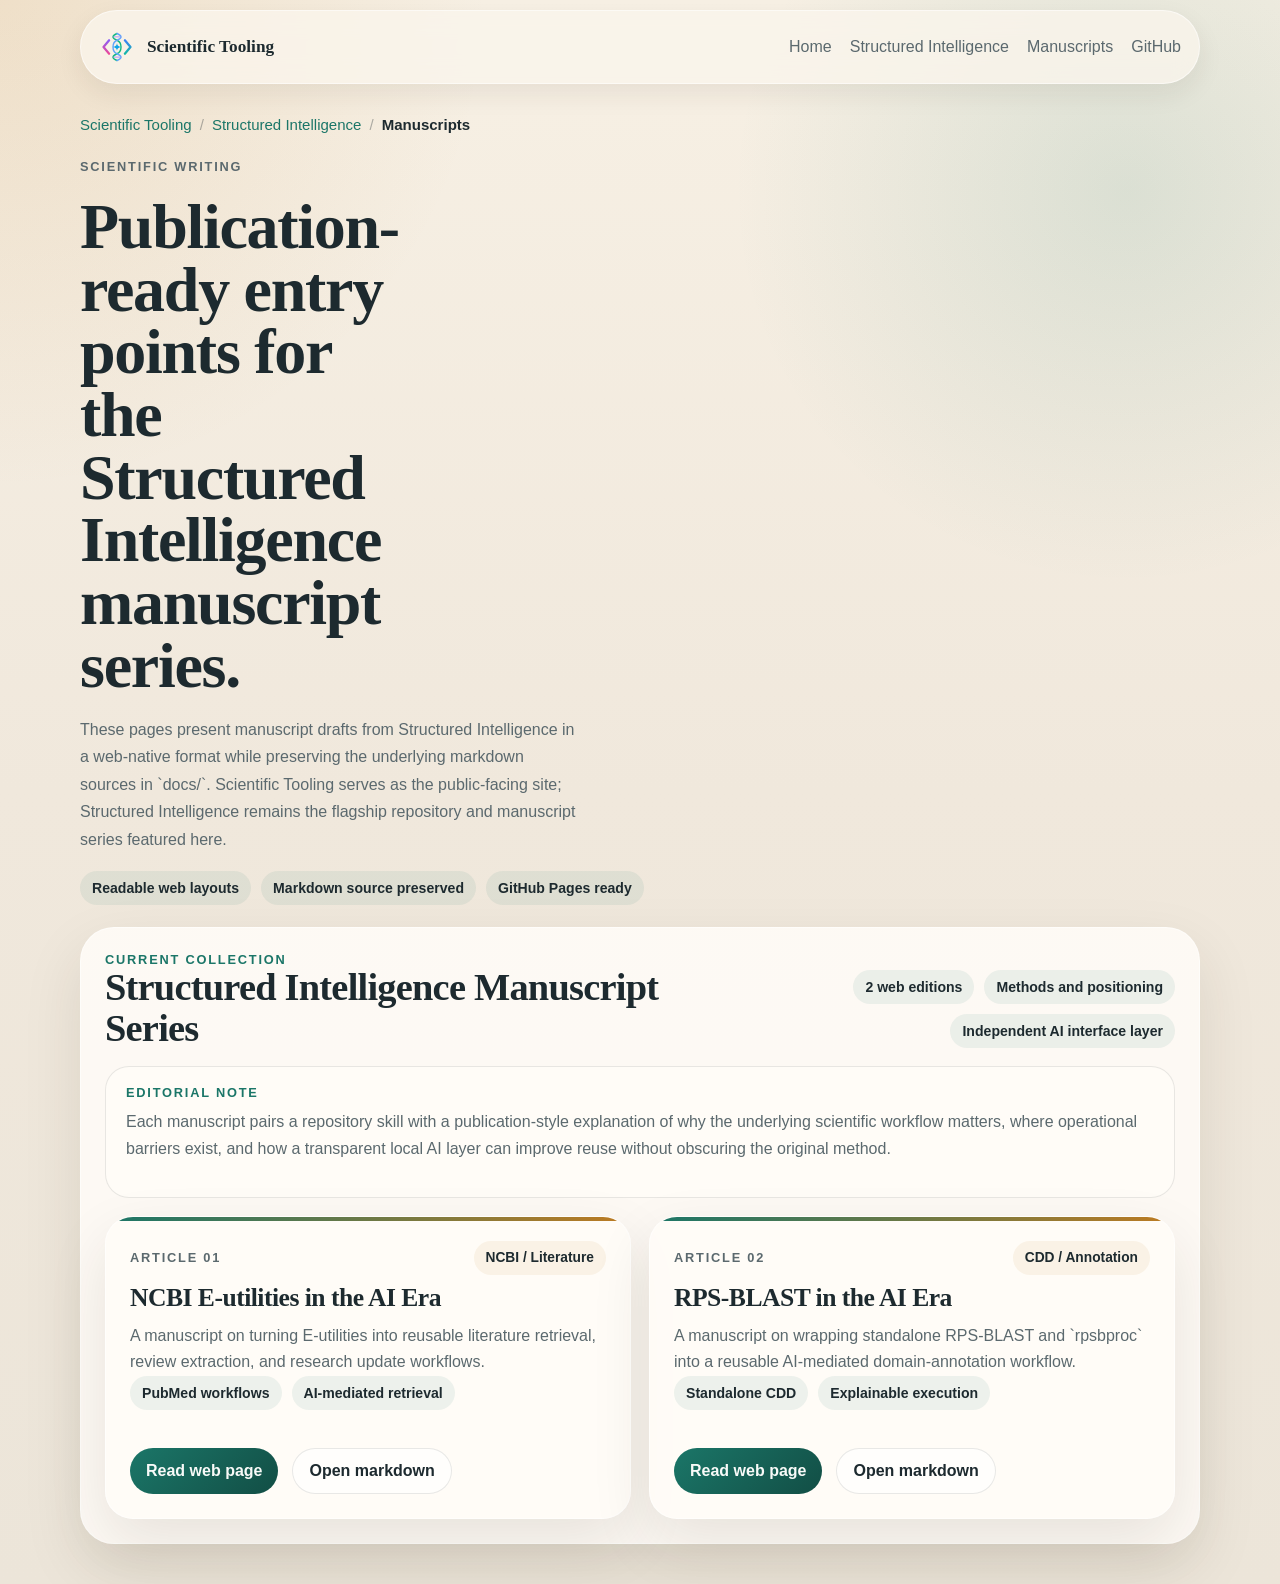
<file: docs/structured-intelligence/manuscripts/index.html>
<!DOCTYPE html>
<html lang="en">
  <head>
    <meta charset="UTF-8" />
    <meta name="viewport" content="width=device-width, initial-scale=1.0" />
    <title>Structured Intelligence Manuscripts | Scientific Tooling</title>
    <meta
      name="description"
      content="Web versions of manuscripts from Structured Intelligence, the flagship repository within Scientific Tooling."
    />
    <link rel="canonical" href="https://scientifictooling.org/structured-intelligence/manuscripts/" />
    <link rel="stylesheet" href="../../../manuscripts/style.css" />
  </head>
  <body>
    <div class="shell">
      <nav class="topbar" aria-label="Primary">
        <a class="brand" href="../../">
          <img src="../../logo.svg" alt="" />
          <span>Scientific Tooling</span>
        </a>
        <div class="nav-links">
          <a href="../../">Home</a>
          <a href="../">Structured Intelligence</a>
          <a href="./">Manuscripts</a>
          <a href="https://github.com/Scientific-Tooling/structured-intelligence">GitHub</a>
        </div>
      </nav>

      <header class="hero">
        <p class="brand-line" aria-label="Site hierarchy">
          <a href="../../">Scientific Tooling</a>
          <span>/</span>
          <a href="../">Structured Intelligence</a>
          <span>/</span>
          <strong>Manuscripts</strong>
        </p>
        <p class="eyebrow">Scientific Writing</p>
        <h1>Publication-ready entry points for the Structured Intelligence manuscript series.</h1>
        <p>
          These pages present manuscript drafts from Structured Intelligence in a
          web-native format while preserving the underlying markdown sources in `docs/`.
          Scientific Tooling serves as the public-facing site; Structured Intelligence
          remains the flagship repository and manuscript series featured here.
        </p>
        <div class="hero-pills">
          <span class="meta-pill">Readable web layouts</span>
          <span class="meta-pill">Markdown source preserved</span>
          <span class="meta-pill">GitHub Pages ready</span>
        </div>
      </header>

      <section class="publication-frame">
        <div class="publication-header">
          <div>
            <p class="eyebrow">Current Collection</p>
            <h2>Structured Intelligence Manuscript Series</h2>
          </div>
          <div class="publication-meta">
            <span class="meta-pill">2 web editions</span>
            <span class="meta-pill">Methods and positioning</span>
            <span class="meta-pill">Independent AI interface layer</span>
          </div>
        </div>

        <div class="editor-note">
          <p class="eyebrow">Editorial Note</p>
          <p>
            Each manuscript pairs a repository skill with a publication-style explanation
            of why the underlying scientific workflow matters, where operational barriers
            exist, and how a transparent local AI layer can improve reuse without obscuring
            the original method.
          </p>
        </div>

        <main class="card-grid publication-grid">
          <article class="card card-feature publication-card">
            <div class="publication-kicker">
              <p class="eyebrow">Article 01</p>
              <span class="issue-pill">NCBI / Literature</span>
            </div>
            <h2>NCBI E-utilities in the AI Era</h2>
            <p>
              A manuscript on turning E-utilities into reusable literature retrieval,
              review extraction, and research update workflows.
            </p>
            <div class="article-meta">
              <span class="meta-pill">PubMed workflows</span>
              <span class="meta-pill">AI-mediated retrieval</span>
            </div>
            <div class="card-links">
              <a class="button button-primary" href="./ncbi-eutilities-assistant/">Read web page</a>
              <a class="button button-secondary" href="../../../ncbi-eutilities-assistant-manuscript.md">Open markdown</a>
            </div>
          </article>

          <article class="card card-feature publication-card">
            <div class="publication-kicker">
              <p class="eyebrow">Article 02</p>
              <span class="issue-pill">CDD / Annotation</span>
            </div>
            <h2>RPS-BLAST in the AI Era</h2>
            <p>
              A manuscript on wrapping standalone RPS-BLAST and `rpsbproc` into a
              reusable AI-mediated domain-annotation workflow.
            </p>
            <div class="article-meta">
              <span class="meta-pill">Standalone CDD</span>
              <span class="meta-pill">Explainable execution</span>
            </div>
            <div class="card-links">
              <a class="button button-primary" href="./rpsblast-assistant/">Read web page</a>
              <a class="button button-secondary" href="../../../rpsblast-assistant-manuscript.md">Open markdown</a>
            </div>
          </article>
        </main>
      </section>
    </div>
  </body>
</html>
</file>
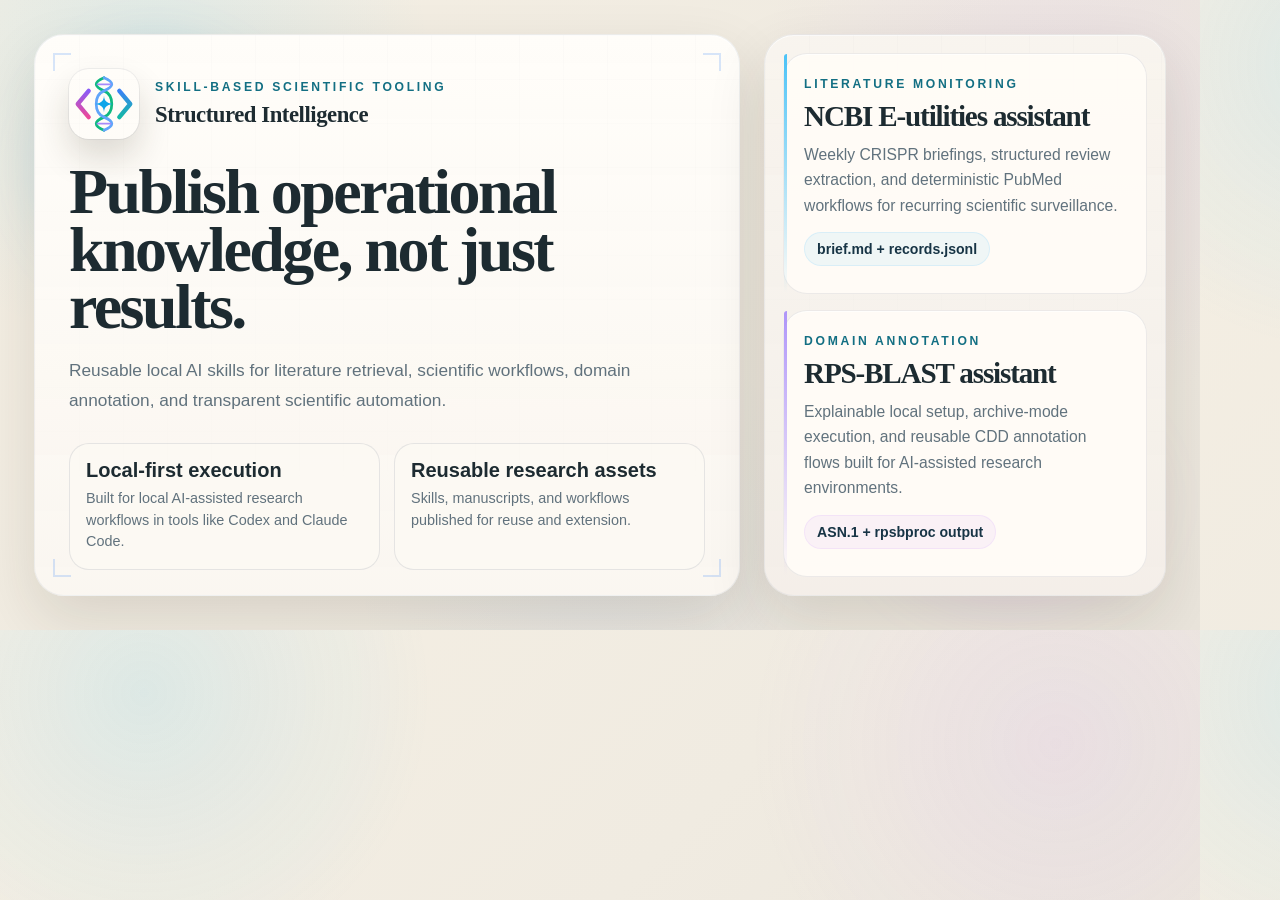
<file: docs/social-preview.html>
<!DOCTYPE html>
<html lang="en">
  <head>
    <meta charset="UTF-8" />
    <meta name="viewport" content="width=device-width, initial-scale=1.0" />
    <title>Structured Intelligence Social Preview</title>
    <style>
      :root {
        --bg-a: #f5efe3;
        --bg-b: #e9e4db;
        --panel: rgba(255, 252, 247, 0.88);
        --panel-strong: rgba(255, 252, 247, 0.98);
        --line: rgba(71, 85, 105, 0.12);
        --ink: #1d2b31;
        --muted: #61727d;
        --cyan: #38bdf8;
        --blue: #3b82f6;
        --violet: #a78bfa;
        --purple: #c084fc;
        --glow-cyan: rgba(56, 189, 248, 0.12);
        --glow-violet: rgba(192, 132, 252, 0.1);
      }

      * {
        box-sizing: border-box;
      }

      html,
      body {
        margin: 0;
        width: 1200px;
        height: 630px;
        overflow: hidden;
        font-family: "Avenir Next", "Segoe UI", "Helvetica Neue", sans-serif;
        color: var(--ink);
        background:
          radial-gradient(circle at 12% 10%, rgba(56, 189, 248, 0.12), transparent 24%),
          radial-gradient(circle at 88% 18%, rgba(192, 132, 252, 0.1), transparent 26%),
          radial-gradient(circle at 50% 90%, rgba(59, 130, 246, 0.05), transparent 30%),
          linear-gradient(135deg, var(--bg-a) 0%, #f0ebe1 48%, var(--bg-b) 100%);
      }

      body {
        position: relative;
      }

      body::before,
      body::after {
        position: absolute;
        content: "";
        pointer-events: none;
        filter: blur(26px);
      }

      body::before {
        top: 46px;
        left: 36px;
        width: 240px;
        height: 240px;
        border-radius: 50%;
        background: var(--glow-cyan);
      }

      body::after {
        right: 50px;
        bottom: 20px;
        width: 280px;
        height: 220px;
        border-radius: 50%;
        background: var(--glow-violet);
      }

      .frame {
        position: relative;
        display: grid;
        grid-template-columns: minmax(0, 1.3fr) minmax(320px, 0.74fr);
        gap: 24px;
        width: 100%;
        height: 100%;
        padding: 34px;
      }

      .main-panel,
      .side-panel {
        position: relative;
        z-index: 1;
        overflow: hidden;
        border: 1px solid rgba(148, 163, 184, 0.14);
        border-radius: 30px;
        background:
          linear-gradient(180deg, rgba(255, 252, 247, 0.98), rgba(250, 246, 240, 0.9)),
          var(--panel);
        box-shadow:
          inset 0 1px 0 rgba(255, 255, 255, 0.75),
          0 24px 60px rgba(45, 35, 20, 0.12);
      }

      .main-panel {
        display: grid;
        align-content: space-between;
        padding: 34px 34px 28px;
        background:
          linear-gradient(180deg, rgba(255, 253, 249, 0.98), rgba(250, 246, 240, 0.94)),
          var(--panel);
      }

      .main-panel::before,
      .side-panel::before {
        position: absolute;
        inset: 0;
        content: "";
        background-image:
          linear-gradient(rgba(71, 85, 105, 0.035) 1px, transparent 1px),
          linear-gradient(90deg, rgba(71, 85, 105, 0.035) 1px, transparent 1px);
        background-size: 44px 44px;
        mask-image: linear-gradient(180deg, rgba(255, 255, 255, 0.42), transparent 90%);
        pointer-events: none;
      }

      .topline {
        display: flex;
        align-items: center;
        gap: 16px;
      }

      .topline img {
        width: 70px;
        height: 70px;
        border-radius: 20px;
        box-shadow:
          0 0 0 1px rgba(71, 85, 105, 0.08),
          0 18px 34px rgba(45, 35, 20, 0.16);
      }

      .brand-meta {
        display: grid;
        gap: 8px;
      }

      .brand-meta strong {
        font-family: "Iowan Old Style", "Palatino Linotype", Georgia, serif;
        font-size: 1.42rem;
        letter-spacing: -0.02em;
      }

      .eyebrow {
        color: #136f83;
        font-size: 0.76rem;
        font-weight: 800;
        letter-spacing: 0.22em;
        text-transform: uppercase;
      }

      h1,
      h2 {
        margin: 0;
        font-family: "Iowan Old Style", "Palatino Linotype", Georgia, serif;
        letter-spacing: -0.04em;
      }

      h1 {
        margin-top: 24px;
        font-size: 4rem;
        line-height: 0.9;
      }

      .lede {
        margin: 20px 0 0;
        color: var(--muted);
        font-size: 1.08rem;
        line-height: 1.72;
      }

      .claim-box {
        display: grid;
        grid-template-columns: repeat(2, minmax(0, 1fr));
        gap: 14px;
        margin-top: 28px;
      }

      .claim {
        padding: 16px;
        border-radius: 20px;
        border: 1px solid rgba(71, 85, 105, 0.12);
        background: rgba(252, 249, 244, 0.92);
      }

      .claim strong {
        display: block;
        margin-bottom: 8px;
        font-size: 1.25rem;
        line-height: 1;
      }

      .claim span {
        color: var(--muted);
        font-size: 0.9rem;
        line-height: 1.5;
      }

      .footer-note {
        display: flex;
        justify-content: space-between;
        align-items: center;
        gap: 18px;
        padding-top: 22px;
        border-top: 1px solid rgba(71, 85, 105, 0.1);
      }

      .footer-note p {
        margin: 0;
        color: var(--muted);
        font-size: 0.94rem;
      }

      .footer-note strong {
        color: #1f3140;
        font-weight: 700;
      }

      .side-panel {
        display: grid;
        gap: 16px;
        padding: 18px;
        background:
          linear-gradient(180deg, rgba(248, 244, 238, 0.96), rgba(243, 238, 232, 0.92)),
          var(--panel);
      }

      .mini-card {
        position: relative;
        padding: 20px;
        border-radius: 24px;
        border: 1px solid rgba(71, 85, 105, 0.1);
        background: rgba(255, 252, 247, 0.92);
        box-shadow: inset 0 1px 0 rgba(255, 255, 255, 0.65);
      }

      .mini-card::before {
        position: absolute;
        inset: 0 auto 0 0;
        width: 3px;
        content: "";
        border-radius: 24px 0 0 24px;
        background: linear-gradient(180deg, var(--cyan), transparent);
        opacity: 0.9;
      }

      .mini-card.accent::before {
        background: linear-gradient(180deg, var(--violet), transparent);
      }

      .mini-card h2 {
        margin: 10px 0 10px;
        font-size: 1.82rem;
        line-height: 1.02;
      }

      .mini-card p {
        margin: 0;
        color: var(--muted);
        font-size: 0.98rem;
        line-height: 1.62;
      }

      .artifact {
        display: inline-flex;
        align-items: center;
        margin-top: 14px;
        min-height: 34px;
        padding: 0 12px;
        border-radius: 999px;
        background: rgba(56, 189, 248, 0.08);
        border: 1px solid rgba(56, 189, 248, 0.12);
        color: #173445;
        font-size: 0.88rem;
        font-weight: 700;
      }

      .accent .artifact {
        background: rgba(192, 132, 252, 0.08);
        border-color: rgba(192, 132, 252, 0.12);
      }

      .frame-corners span {
        position: absolute;
        width: 18px;
        height: 18px;
        border-color: rgba(59, 130, 246, 0.2);
        border-style: solid;
        z-index: 2;
      }

      .frame-corners .tl {
        top: 18px;
        left: 18px;
        border-width: 2px 0 0 2px;
      }

      .frame-corners .tr {
        top: 18px;
        right: 18px;
        border-width: 2px 2px 0 0;
      }

      .frame-corners .bl {
        bottom: 18px;
        left: 18px;
        border-width: 0 0 2px 2px;
      }

      .frame-corners .br {
        right: 18px;
        bottom: 18px;
        border-width: 0 2px 2px 0;
      }
    </style>
  </head>
  <body>
    <main class="frame">
      <section class="main-panel">
        <div class="frame-corners" aria-hidden="true">
          <span class="tl"></span>
          <span class="tr"></span>
          <span class="bl"></span>
          <span class="br"></span>
        </div>
        <div>
          <div class="topline">
            <img src="./logo.svg" alt="" />
            <div class="brand-meta">
              <span class="eyebrow">Skill-Based Scientific Tooling</span>
              <strong>Structured Intelligence</strong>
            </div>
          </div>

          <h1>Publish operational knowledge, not just results.</h1>
          <p class="lede">
            Reusable local AI skills for literature retrieval, scientific workflows,
            domain annotation, and transparent scientific automation.
          </p>

          <div class="claim-box">
            <article class="claim">
              <strong>Local-first execution</strong>
              <span>Built for local AI-assisted research workflows in tools like Codex and Claude Code.</span>
            </article>
            <article class="claim">
              <strong>Reusable research assets</strong>
              <span>Skills, manuscripts, and workflows published for reuse and extension.</span>
            </article>
          </div>
        </div>
      </section>

      <aside class="side-panel">
        <article class="mini-card">
          <span class="eyebrow">Literature Monitoring</span>
          <h2>NCBI E-utilities assistant</h2>
          <p>
            Weekly CRISPR briefings, structured review extraction, and deterministic
            PubMed workflows for recurring scientific surveillance.
          </p>
          <span class="artifact">brief.md + records.jsonl</span>
        </article>

        <article class="mini-card accent">
          <span class="eyebrow">Domain Annotation</span>
          <h2>RPS-BLAST assistant</h2>
          <p>
            Explainable local setup, archive-mode execution, and reusable CDD
            annotation flows built for AI-assisted research environments.
          </p>
          <span class="artifact">ASN.1 + rpsbproc output</span>
        </article>
      </aside>
    </main>
  </body>
</html>
</file>
<file: manuscripts/style.css>
:root {
  --bg: #f6efe2;
  --paper: rgba(255, 252, 247, 0.88);
  --paper-strong: rgba(255, 252, 247, 0.96);
  --ink: #1d2a2f;
  --muted: #5b696e;
  --teal: #1b7668;
  --gold: #bd7b22;
  --line: rgba(29, 42, 47, 0.1);
  --shadow: 0 24px 60px rgba(45, 35, 20, 0.1);
  --max-width: 1120px;
}

* {
  box-sizing: border-box;
}

html {
  scroll-behavior: smooth;
}

body {
  margin: 0;
  color: var(--ink);
  font-family: "Avenir Next", "Segoe UI", "Helvetica Neue", sans-serif;
  background:
    radial-gradient(circle at top left, rgba(189, 123, 34, 0.14), transparent 24%),
    radial-gradient(circle at 88% 12%, rgba(27, 118, 104, 0.12), transparent 22%),
    linear-gradient(180deg, #f7f0e4 0%, #f0e8dc 50%, #ece5d9 100%);
}

a {
  color: var(--teal);
}

.shell {
  width: min(calc(100% - 28px), var(--max-width));
  margin: 0 auto;
}

.topbar {
  position: sticky;
  top: 0;
  z-index: 5;
  display: flex;
  justify-content: space-between;
  align-items: center;
  gap: 16px;
  margin-top: 10px;
  padding: 14px 18px;
  border-radius: 999px;
  background: rgba(250, 245, 236, 0.78);
  backdrop-filter: blur(12px);
  border: 1px solid rgba(255, 255, 255, 0.52);
  box-shadow: 0 10px 26px rgba(45, 35, 20, 0.08);
}

.brand {
  display: inline-flex;
  align-items: center;
  gap: 12px;
  color: inherit;
  text-decoration: none;
  font-family: "Iowan Old Style", "Palatino Linotype", Georgia, serif;
  font-size: 1.08rem;
  font-weight: 700;
}

.brand img {
  width: 36px;
  height: 36px;
  border-radius: 10px;
}

.nav-links {
  display: flex;
  flex-wrap: wrap;
  gap: 18px;
}

.nav-links a {
  min-height: 44px;
  display: inline-flex;
  align-items: center;
  color: var(--muted);
  text-decoration: none;
}

.hero {
  display: grid;
  gap: 18px;
  padding: 28px 0 22px;
}

.brand-line {
  display: flex;
  flex-wrap: wrap;
  align-items: center;
  gap: 8px;
  margin: 0;
  color: var(--muted);
  font-size: 0.94rem;
  line-height: 1.5;
}

.brand-line a {
  color: var(--teal);
  text-decoration: none;
}

.brand-line span {
  color: rgba(29, 42, 47, 0.34);
}

.brand-line strong {
  color: var(--ink);
  font-weight: 700;
}

.hero-pills {
  display: flex;
  flex-wrap: wrap;
  gap: 10px;
}

.publication-frame {
  display: grid;
  gap: 18px;
  padding: 24px;
  margin-bottom: 40px;
  border-radius: 34px;
  background: var(--paper);
  border: 1px solid rgba(255, 255, 255, 0.54);
  box-shadow: var(--shadow);
}

.publication-header {
  display: flex;
  justify-content: space-between;
  align-items: end;
  gap: 18px;
}

.publication-header h2 {
  font-size: clamp(1.8rem, 3vw, 2.6rem);
  line-height: 1.05;
}

.publication-meta {
  display: flex;
  flex-wrap: wrap;
  gap: 10px;
  justify-content: flex-end;
}

.editor-note {
  padding: 18px 20px;
  border-radius: 24px;
  background: var(--paper-strong);
  border: 1px solid var(--line);
}

.editor-note p:last-child {
  margin-top: 8px;
  color: var(--muted);
  line-height: 1.72;
}

.eyebrow {
  margin: 0;
  color: var(--teal);
  font-size: 0.8rem;
  font-weight: 800;
  letter-spacing: 0.14em;
  text-transform: uppercase;
}

h1,
h2,
h3,
h4,
h5,
h6 {
  margin: 0;
  font-family: "Iowan Old Style", "Palatino Linotype", Georgia, serif;
  letter-spacing: -0.02em;
}

.hero h1 {
  font-size: clamp(2.6rem, 5vw, 4.8rem);
  line-height: 0.98;
  max-width: 10ch;
}

.hero p {
  max-width: 56ch;
  margin: 0;
  color: var(--muted);
  line-height: 1.72;
}

.card-grid {
  display: grid;
  grid-template-columns: repeat(2, minmax(0, 1fr));
  gap: 18px;
  padding-bottom: 40px;
}

.publication-grid {
  padding-bottom: 0;
}

.card,
.article-shell {
  background: var(--paper);
  border: 1px solid rgba(255, 255, 255, 0.54);
  box-shadow: var(--shadow);
}

.card {
  padding: 24px;
  border-radius: 28px;
}

.card-feature {
  position: relative;
  overflow: hidden;
}

.card-feature::before {
  content: "";
  position: absolute;
  inset: 0 0 auto 0;
  height: 4px;
  background: linear-gradient(90deg, var(--teal), var(--gold));
}

.publication-card {
  display: grid;
  align-content: start;
  gap: 0;
  min-height: 280px;
}

.publication-kicker {
  display: flex;
  justify-content: space-between;
  align-items: center;
  gap: 12px;
}

.issue-pill {
  min-height: 34px;
  padding: 0 12px;
  display: inline-flex;
  align-items: center;
  border-radius: 999px;
  background: rgba(189, 123, 34, 0.08);
  color: var(--ink);
  font-size: 0.86rem;
  font-weight: 700;
}

.card p {
  margin: 0;
  color: var(--muted);
  line-height: 1.65;
}

.card h2 {
  margin: 8px 0 10px;
  font-size: 1.6rem;
}

.card-links {
  display: flex;
  flex-wrap: wrap;
  gap: 14px;
  margin-top: 18px;
}

.button {
  display: inline-flex;
  align-items: center;
  justify-content: center;
  min-height: 46px;
  padding: 0 16px;
  border-radius: 999px;
  text-decoration: none;
  font-weight: 700;
}

.button-primary {
  background: linear-gradient(135deg, var(--teal) 0%, #124e45 100%);
  color: #f8faf8;
}

.button-secondary {
  background: rgba(255, 255, 255, 0.62);
  border: 1px solid var(--line);
  color: var(--ink);
}

.article-shell {
  padding: 26px;
  border-radius: 30px;
  margin: 22px 0 40px;
}

.article-layout {
  display: grid;
  grid-template-columns: minmax(240px, 280px) minmax(0, 1fr);
  gap: 28px;
  align-items: start;
}

.article-meta {
  display: flex;
  flex-wrap: wrap;
  gap: 10px;
  margin-bottom: 20px;
}

.meta-pill {
  min-height: 34px;
  padding: 0 12px;
  display: inline-flex;
  align-items: center;
  border-radius: 999px;
  background: rgba(27, 118, 104, 0.08);
  color: var(--ink);
  font-size: 0.88rem;
  font-weight: 700;
}

.article-content {
  max-width: 760px;
}

.article-side {
  position: sticky;
  top: 88px;
  display: grid;
  gap: 16px;
}

.side-card {
  padding: 20px;
  border-radius: 24px;
  background: var(--paper-strong);
  border: 1px solid var(--line);
}

.side-card h2 {
  margin: 8px 0 10px;
  font-size: 1.45rem;
}

.side-card p {
  margin: 0;
  color: var(--muted);
  line-height: 1.7;
}

.toc-card {
  padding-bottom: 18px;
}

.toc-links {
  display: grid;
  gap: 10px;
  margin-top: 12px;
}

.toc-links p {
  margin: 0;
}

.toc-link {
  display: block;
  padding: 10px 12px;
  border-radius: 14px;
  color: var(--ink);
  text-decoration: none;
  line-height: 1.45;
  background: rgba(27, 118, 104, 0.05);
  border: 1px solid rgba(27, 118, 104, 0.08);
}

.toc-sub {
  margin-left: 14px;
  font-size: 0.94rem;
  color: var(--muted);
}

.article-content h1 {
  margin: 24px 0 16px;
  font-size: clamp(2.2rem, 4vw, 3.2rem);
  line-height: 1.02;
}

.article-content h2 {
  margin: 28px 0 12px;
  font-size: clamp(1.6rem, 3vw, 2.05rem);
  line-height: 1.08;
  scroll-margin-top: 100px;
}

.article-content h3 {
  margin: 20px 0 10px;
  font-size: 1.3rem;
  scroll-margin-top: 100px;
}

.article-content h1:first-child {
  margin-top: 0;
}

.article-content p,
.article-content li {
  color: var(--ink);
  font-size: 1.02rem;
  line-height: 1.78;
}

.article-content ul,
.article-content ol {
  padding-left: 1.35rem;
}

.article-content pre {
  overflow-x: auto;
  padding: 16px;
  border-radius: 18px;
  background: rgba(28, 43, 47, 0.94);
  color: #eff6f2;
}

.article-content a {
  text-underline-offset: 0.16em;
}

.article-content hr {
  border: 0;
  border-top: 1px solid var(--line);
  margin: 30px 0;
}

.article-content code {
  font-family: "SFMono-Regular", Consolas, "Liberation Mono", monospace;
  font-size: 0.92em;
}

.article-content p code,
.article-content li code {
  padding: 0.14em 0.4em;
  border-radius: 8px;
  background: rgba(27, 118, 104, 0.08);
}

@media (max-width: 900px) {
  .card-grid {
    grid-template-columns: 1fr;
  }

  .article-layout {
    grid-template-columns: 1fr;
  }

  .article-side {
    position: static;
  }

  .publication-header {
    flex-direction: column;
    align-items: start;
  }

  .publication-meta {
    justify-content: flex-start;
  }
}

@media (max-width: 720px) {
  .shell {
    width: min(calc(100% - 20px), var(--max-width));
  }

  .topbar {
    flex-direction: column;
    align-items: stretch;
    border-radius: 28px;
  }

  .nav-links {
    flex-wrap: nowrap;
    overflow-x: auto;
    gap: 10px;
    scrollbar-width: none;
  }

  .nav-links::-webkit-scrollbar {
    display: none;
  }

  .nav-links a {
    flex: 0 0 auto;
    padding: 0 14px;
    border-radius: 999px;
    background: rgba(255, 255, 255, 0.62);
    border: 1px solid var(--line);
  }

  .brand-line {
    font-size: 0.88rem;
  }

  .button {
    width: 100%;
  }

  .card-links {
    flex-direction: column;
  }

  .article-shell,
  .card {
    padding: 20px;
  }
}
</file>
